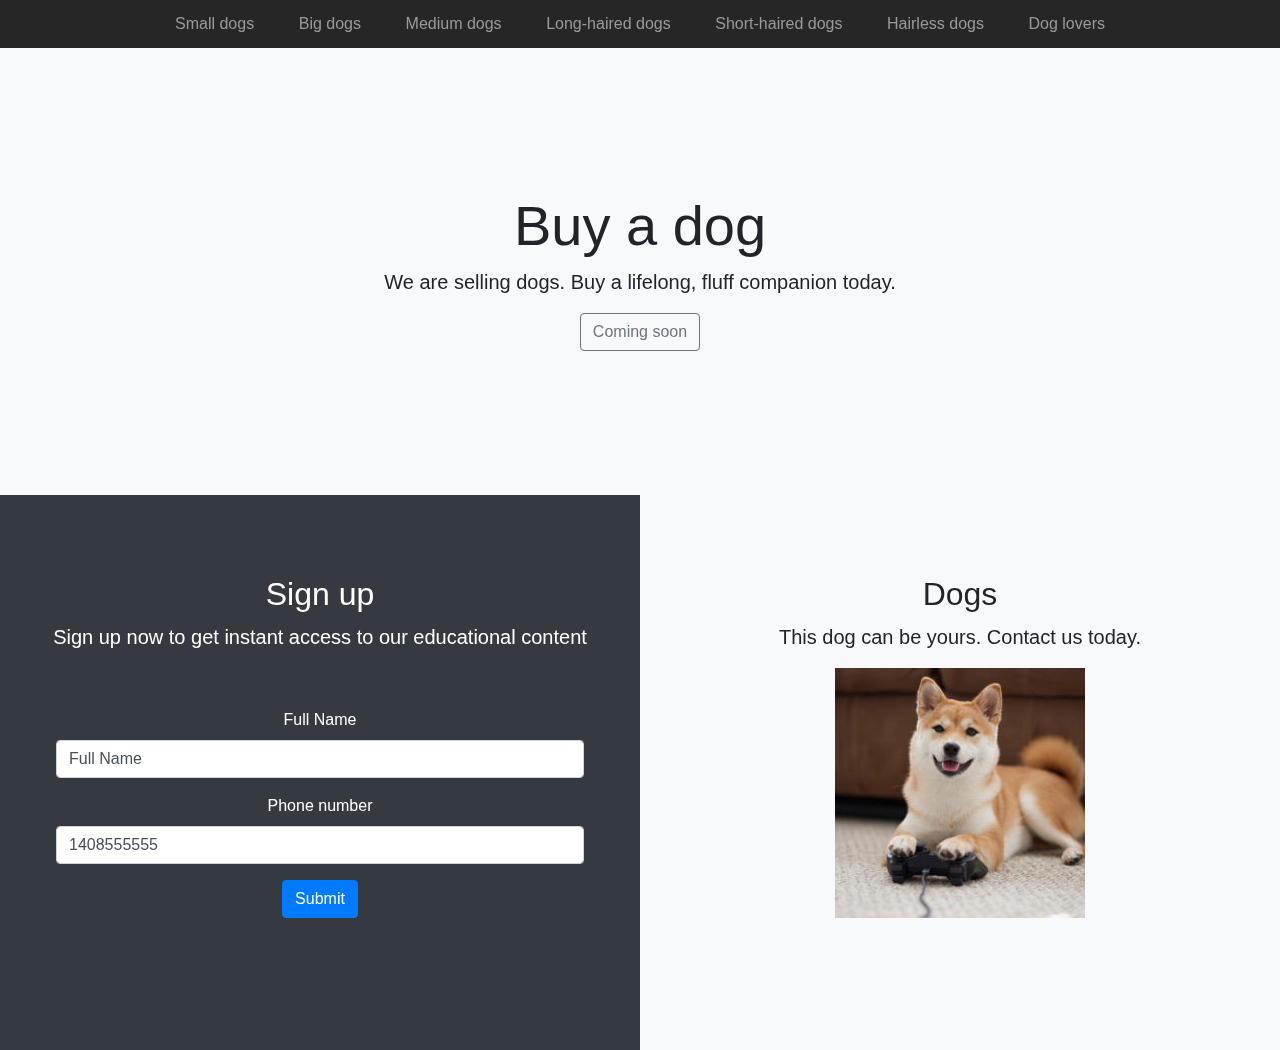
<file: lab2: LearnCS-Twilio/index.html>
<!doctype html>
<html lang="en">
  <head>
    <!-- Required meta tags -->
    <meta charset="utf-8">
    <meta name="viewport" content="width=device-width, initial-scale=1, shrink-to-fit=no">
    <meta name="description" content="We sell dogs.">
    <meta name="author" content="862102235">

    <!-- Bootstrap CSS -->
    <link rel="stylesheet" href="https://stackpath.bootstrapcdn.com/bootstrap/4.5.2/css/bootstrap.min.css" integrity="sha384-JcKb8q3iqJ61gNV9KGb8thSsNjpSL0n8PARn9HuZOnIxN0hoP+VmmDGMN5t9UJ0Z" crossorigin="anonymous">

    <!-- Title of your Website -->
    <title>Dogs</title>
    <link href="product.css" rel="stylesheet">
  </head>
  <body>
    <nav class="site-header sticky-top py-1">
    <!-- Top Menu Bar -->
    <div class="container d-flex flex-column flex-md-row justify-content-between">
        <a class="py-2 d-none d-md-inline-block" id="menu-item-1" href="https://google.com" target="_blank"">Small dogs</a>
        <a class="py-2 d-none d-md-inline-block" id="menu-item-2" href="https://google.com" target="_blank"">Big dogs</a>
        <a class="py-2 d-none d-md-inline-block" id="menu-item-3" href="https://google.com" target="_blank"">Medium dogs</a>
        <a class="py-2 d-none d-md-inline-block" id="menu-item-4" href="https://google.com" target="_blank"">Long-haired dogs</a>
        <a class="py-2 d-none d-md-inline-block" id="menu-item-5" href="https://google.com" target="_blank"">Short-haired dogs</a>
        <a class="py-2 d-none d-md-inline-block" id="menu-item-6" href="https://google.com" target="_blank"">Hairless dogs</a>
        <a class="py-2 d-none d-md-inline-block" id="menu-item-7" href="https://google.com" target="_blank"">Dog lovers</a>
    </div>
    </nav>
    <!-- Main Header Section h1-->
<div class="position-relative overflow-hidden p-3 p-md-5 m-md-0 text-center bg-light">
    <div class="col-md-8 p-lg-5 mx-auto my-5">
        <h1 class="display-4 font-weight-normal">Buy a dog</h1>
        <p class="lead font-weight-normal">We are selling dogs. Buy a lifelong, fluff companion today.</p>
        <a class="btn btn-outline-secondary" href="https://www.youtube.com/watch?v=imXmg6mcRaE">Coming soon</a>
    </div>
</div>
<!-- Left Tile -->
<div class="d-md-flex flex-md-equal w-100">
    <div class="bg-dark pt-3 px-3 pt-md-5 px-md-5 text-center text-white overflow-hidden">
        <div class="my-3 py-3">
            <h2 class="display-5">Sign up</h2>
            <p class="lead">Sign up now to get instant access to our educational content</p>
        </div>
        <!-- Web form when submitted will send a text message -->
        <form class="p-2" onsubmit="sendTextMessage(); return false;">
            <!-- Full Name Form Field -->
            <div class="form-group">
                <label for="example-first-name">Full Name</label>
                <input type="text" value="Full Name" class="form-control" id="example-first-name" aria-describedby="emailHelp">
            </div>
            <!-- Phone Number Form Field -->
            <div class="form-group">
                <label for="example-tel-input">Phone number</label>
                <input type="tel" class="form-control" value="1408555555" id="example-tel-input">
            </div>
            <!-- JavaScript that handles onSubmit logic -->
            <!-- Configure the XHR request below with your own credentials -->
            <script>
            function sendTextMessage() {
                console.log("Hello world!");
                var xhr = new XMLHttpRequest();
                var accountSID = "AC05768a8e7a01078c3e39755e873b0ab8";
                var authToken = "03718379ec8b4b227bd0f128fcec1942";
                var base64encoded = accountSID + ":" + authToken;
                var params = "To=" + document.getElementById('example-tel-input').value + "&From=" + "13344633020" + "&Body=" + "Hello " + document.getElementById('example-first-name').value + ", welcome to the Dogs text messaging system. How can we help you?"
                xhr.open("POST", "https://api.twilio.com/2010-04-01/Accounts/" + accountSID + "/Messages.json", true);
                xhr.setRequestHeader('Content-Type', 'application/x-www-form-urlencoded');
                xhr.setRequestHeader('Authorization', 'Basic ' + btoa(base64encoded));
                xhr.send(params);
            }
            </script>
            <!-- Submit button that will execute the sendTextMessage function -->
            <button type="submit" class="btn btn-primary">Submit</button>
        </form>
    </div>
    <!-- Right Tile -->
    <div class="bg-light pt-3 px-3 pt-md-5 px-md-5 text-center overflow-hidden">
        <div class="my-3 p-3">
            <h2 class="display-5">Dogs</h2>
            <p class="lead">This dog can be yours. Contact us today.</p>
            <img class="mx-auto" src="dog1.jpg" height="250px">
        </div>
        <div class="mx-auto" style="width: 80%; height: 100px; border-radius: 21px 21px 0 0;"></div>
    </div>
</div>
  </body>
</html>
</file>
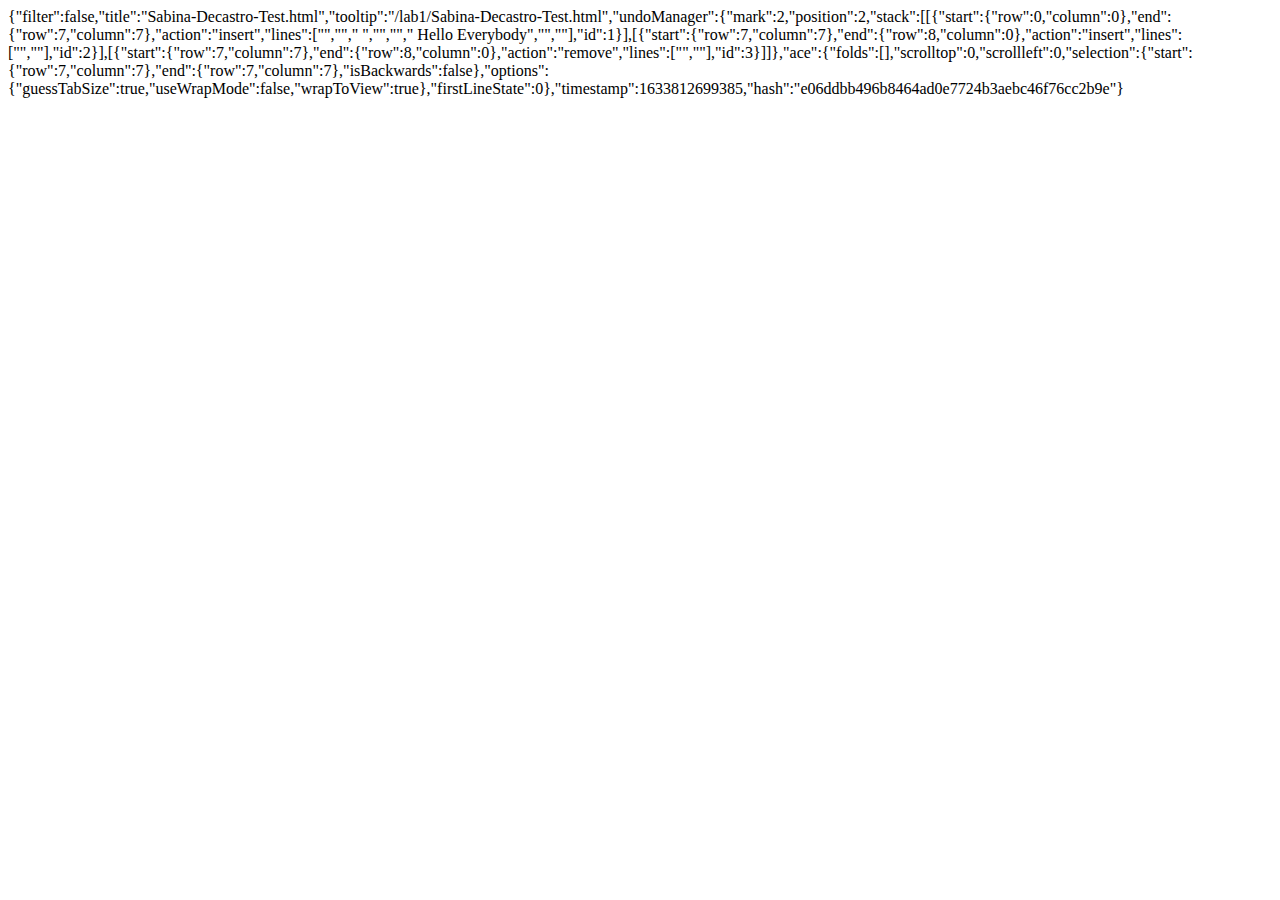
<file: .c9/metadata/environment/lab1/Sabina-Decastro-Test.html>
{"filter":false,"title":"Sabina-Decastro-Test.html","tooltip":"/lab1/Sabina-Decastro-Test.html","undoManager":{"mark":2,"position":2,"stack":[[{"start":{"row":0,"column":0},"end":{"row":7,"column":7},"action":"insert","lines":["<html>","<head>"," <title>Hello World</title>","</head>","<body>"," Hello Everybody","</body>","</html>"],"id":1}],[{"start":{"row":7,"column":7},"end":{"row":8,"column":0},"action":"insert","lines":["",""],"id":2}],[{"start":{"row":7,"column":7},"end":{"row":8,"column":0},"action":"remove","lines":["",""],"id":3}]]},"ace":{"folds":[],"scrolltop":0,"scrollleft":0,"selection":{"start":{"row":7,"column":7},"end":{"row":7,"column":7},"isBackwards":false},"options":{"guessTabSize":true,"useWrapMode":false,"wrapToView":true},"firstLineState":0},"timestamp":1633812699385,"hash":"e06ddbb496b8464ad0e7724b3aebc46f76cc2b9e"}
</file>
<file: lab2: LearnCS-Twilio/product.css>
.container {
  max-width: 960px;
}

/*
 * Custom translucent site header
 */

.site-header {
  background-color: rgba(0, 0, 0, .85);
  -webkit-backdrop-filter: saturate(180%) blur(20px);
  backdrop-filter: saturate(180%) blur(20px);
}
.site-header a {
  color: #999;
  transition: ease-in-out color .15s;
}
.site-header a:hover {
  color: #fff;
  text-decoration: none;
}

/*
 * Dummy devices (replace them with your own or something else entirely!)
 */

.product-device {
  position: absolute;
  right: 10%;
  bottom: -30%;
  width: 300px;
  height: 540px;
  background-color: #333;
  border-radius: 21px;
  -webkit-transform: rotate(30deg);
  transform: rotate(30deg);
}

.product-device::before {
  position: absolute;
  top: 10%;
  right: 10px;
  bottom: 10%;
  left: 10px;
  content: "";
  background-color: rgba(255, 255, 255, .1);
  border-radius: 5px;
}

.product-device-2 {
  top: -25%;
  right: auto;
  bottom: 0;
  left: 5%;
  background-color: #e5e5e5;
}


/*
 * Extra utilities
 */

.flex-equal > * {
  -ms-flex: 1;
  flex: 1;
}
@media (min-width: 768px) {
  .flex-md-equal > * {
    -ms-flex: 1;
    flex: 1;
  }
}

.overflow-hidden { overflow: hidden; }
</file>
